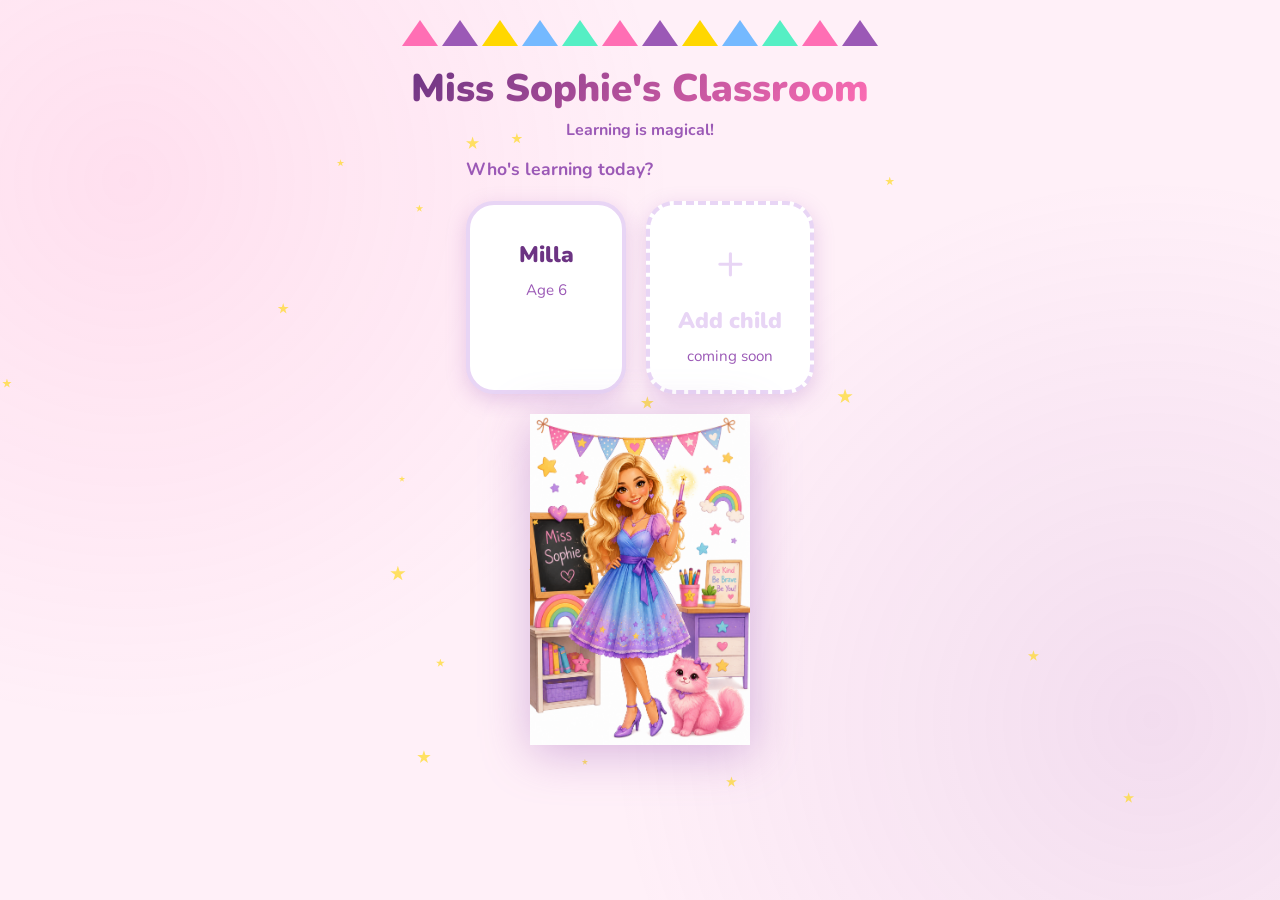
<file: index.html>
<!DOCTYPE html>
  <html lang="en">
  <head>
  <meta charset="UTF-8">
  <meta name="viewport" content="width=device-width,initial-scale=1.0,maximum-scale=1.0">
  <meta name="apple-mobile-web-app-capable" content="yes">
  <title>Miss Sophie's Classroom</title>
  <link rel="stylesheet" href="styles.css">
  </head>
  <body>
  <div class="stars"></div>
  <div class="page" id="app">
  <div class="bunting" aria-hidden="true">
  <div class="flag" style="border-bottom:26px solid #FF6EB4"></div>
  <div class="flag" style="border-bottom:26px solid #9B59B6"></div>
  <div class="flag" style="border-bottom:26px solid #FFD700"></div>
  <div class="flag" style="border-bottom:26px solid #74B9FF"></div>
  <div class="flag" style="border-bottom:26px solid #55EFC4"></div>
  <div class="flag" style="border-bottom:26px solid #FF6EB4"></div>
  <div class="flag" style="border-bottom:26px solid #9B59B6"></div>
  <div class="flag" style="border-bottom:26px solid #FFD700"></div>
  <div class="flag" style="border-bottom:26px solid #74B9FF"></div>
  <div class="flag" style="border-bottom:26px solid #55EFC4"></div>
  <div class="flag" style="border-bottom:26px solid #FF6EB4"></div>
  <div class="flag" style="border-bottom:26px solid #9B59B6"></div>
  </div>
  <h1 class="logo-title">Miss Sophie's Classroom</h1>
  <p class="logo-sub">Learning is magical!</p>

  <div id="screen-profiles">
  <p style="font-size:1.1rem;font-weight:700;color:#9B59B6;margin-bottom:8px;">Who's learning today?</p>
  <div class="profiles">
  <div class="profile-card" onclick="selectChild('Milla',6,'')">
  <div class="profile-avatar"></div>
  <div class="profile-name">Milla</div>
  <div class="profile-age">Age 6</div>
  </div>
  <div class="profile-card add-profile" onclick="alert('More children coming soon!')">
  <div class="profile-avatar" style="font-size:3rem;">+</div>
  <div class="profile-name" style="color:inherit;">Add child</div>
  <div class="profile-age">coming soon</div>
  </div>
  </div>
  <div class="sophie-wrap mt-10">
  <img src="ms_sophie.png" alt="Miss Sophie" class="sophie-img" onerror="this.style.display='none'">
  </div>
  </div>

  <div id="screen-greeting" class="hidden">
  <div class="sophie-wrap">
  <img src="ms_sophie.png" alt="Miss Sophie" class="sophie-img" onerror="this.style.display='none'">
  <div class="sophie-bubble" id="greeting-bubble">Hi! Just a moment...</div>
  </div>
  <div id="child-stars-display" style="font-size:1.1rem;font-weight:800;color:#9B59B6;margin:8px 0;"></div>
  </div>

  <div id="screen-subjects" class="hidden">
  <div class="sophie-wrap">
  <img src="ms_sophie.png" alt="Miss Sophie" class="sophie-img" style="width:min(160px,38vw)" onerror="this.style.display='none'">
  <div class="sophie-bubble" id="subject-bubble">What would you like to learn?</div>
  </div>
  <div class="score-bar" id="stars-bar">
  <span class="star-icon"></span>
  <span id="stars-count">0</span> stars
  </div>
  <div class="subject-grid">
  <a href="maths.html" class="subject-btn">
  <span class="icon"></span>
  <span class="label">Maths</span>
  </a>
  <a href="handwriting.html" class="subject-btn">
  <span class="icon"></span>
  <span class="label">Handwriting</span>
  </a>
  <a href="reading.html" class="subject-btn">
  <span class="icon"></span>
  <span class="label">Reading & Phonics</span>
  </a>
  <a href="spelling.html" class="subject-btn">
  <span class="icon"></span>
  <span class="label">Spelling</span>
  </a>
  </div>
  <button class="big-btn alt mt-10" onclick="switchChild()" style="max-width:220px;padding:14px 20px;font-size:1rem;">Switch child</button>
  </div>
  </div>

  <div class="sparkle-cat" id="sparkle" onclick="sparkleClick()" title="Sparkle the cat!"></div>

  <script src="sophie.js"></script>
  <script>
  let currentChild='';
  let currentAge=6;

  function selectChild(name,age,emoji){
      currentChild=name;currentAge=age;
  setCurrentChild(name,age);
  Sophie.subject='general';
  document.getElementById('screen-profiles').classList.add('hidden');
  document.getElementById('screen-greeting').classList.remove('hidden');
  const data=Progress.getChild(name);
  document.getElementById('child-stars-display').textContent='Stars: '+data.stars+' | Level: '+data.level;
  const greeting=`Hi ${name}! Welcome to your classroom! I am so happy to see you today! What would you like to learn?`;
  document.getElementById('greeting-bubble').textContent=greeting;
  Voice.speak(greeting,()=>{
        setTimeout(()=>{
          document.getElementById('screen-greeting').classList.add('hidden');
          document.getElementById('screen-subjects').classList.remove('hidden');
      document.getElementById('stars-count').textContent=data.stars;
  },800);
});
}

function switchChild(){
    document.getElementById('screen-subjects').classList.add('hidden');
  document.getElementById('screen-profiles').classList.remove('hidden');
}

function sparkleClick(){
    const msgs=['Meow! I am Sparkle!','Purr purr! Keep learning!','Meow! Miss Sophie loves you!'];
  const msg=msgs[Math.floor(Math.random()*msgs.length)];
  Voice.speak(msg);
  const cat=document.getElementById('sparkle');
  cat.style.transform='scale(1.5)';
  setTimeout(()=>cat.style.transform='',500);
    }

initStars(20);
</script>
  </body>
  </html>
</file>
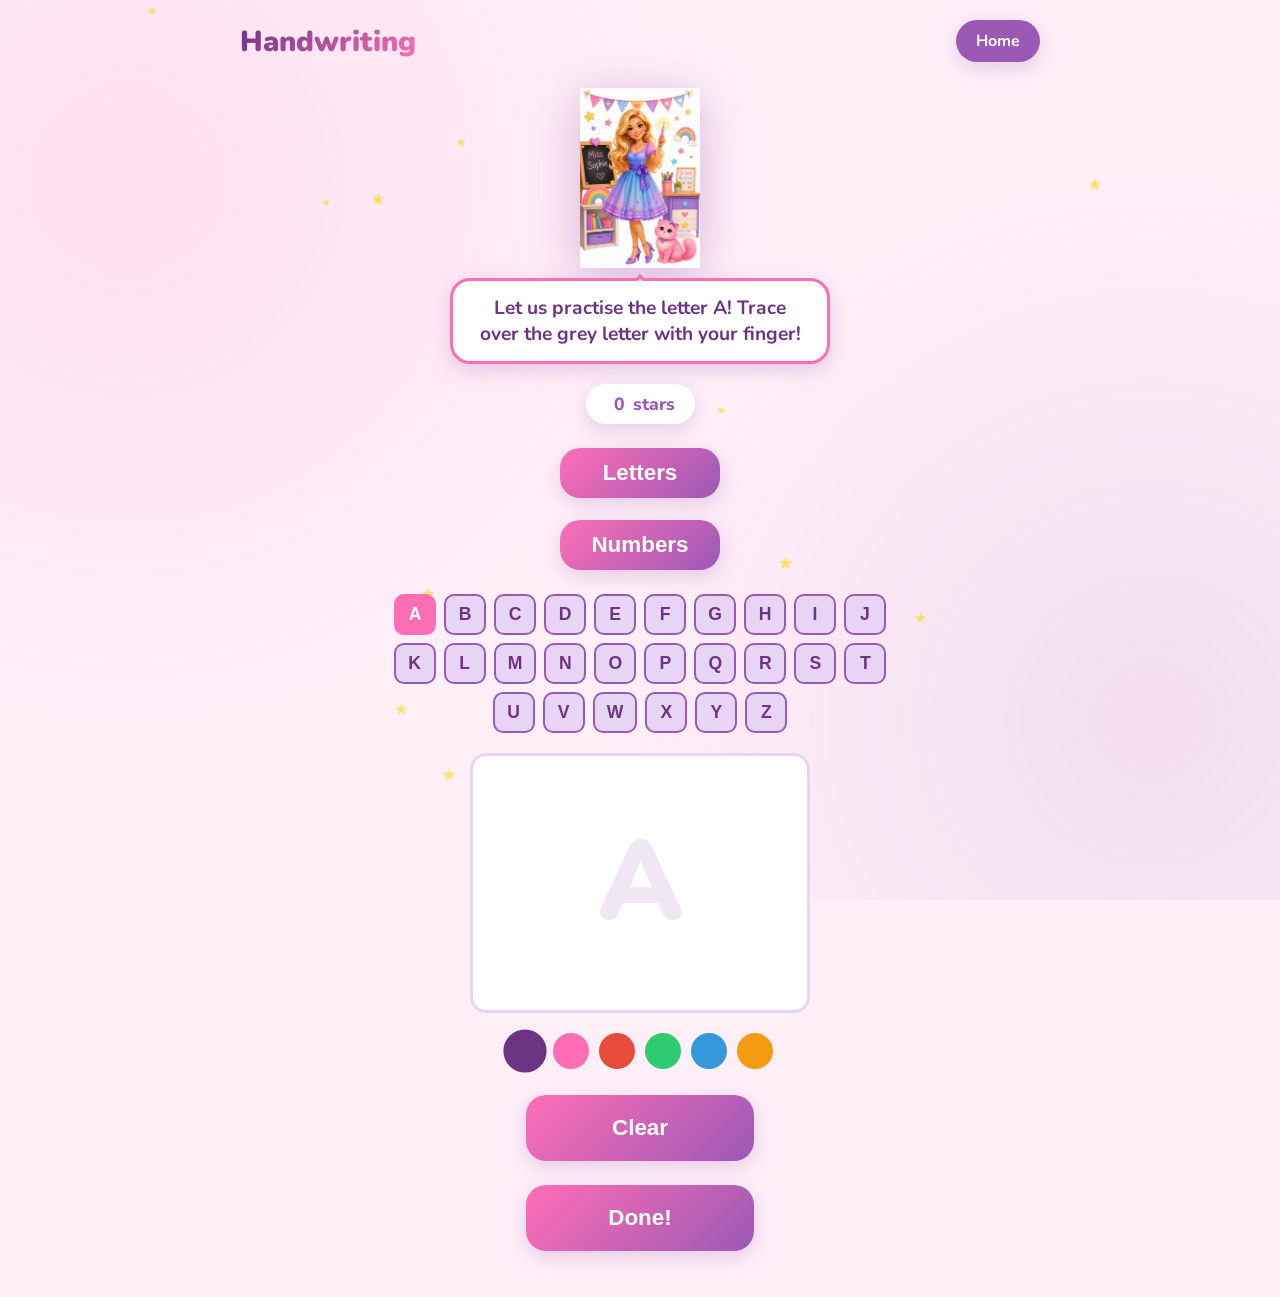
<file: handwriting.html>
<!DOCTYPE html>
  <html lang="en">
  <head>
  <meta charset="UTF-8">
  <meta name="viewport" content="width=device-width,initial-scale=1.0,maximum-scale=1.0">
  <title>Handwriting - Miss Sophie's Classroom</title>
  <link rel="stylesheet" href="styles.css">
  <style>
  .letter-nav{display:flex;gap:8px;flex-wrap:wrap;justify-content:center;margin:10px 0;max-width:500px}
.letter-nav button{background:var(--purple-light);border:2px solid var(--purple);border-radius:10px;padding:8px 12px;font-size:1.1rem;font-weight:800;color:var(--purple-dark);cursor:pointer;transition:all .15s;min-width:42px}
.letter-nav button:hover,.letter-nav button.active{background:var(--pink);border-color:var(--pink);color:white}
.letter-nav button.done{background:#ABEBC6;border-color:#27AE60;color:#1E8449}
.canvas-container{position:relative;width:min(340px,90vw);height:min(260px,50vw);margin:10px auto}
#drawCanvas{width:100%;height:100%;border-radius:16px;border:3px solid var(--purple-light)}
.guide-letter{position:absolute;top:50%;left:50%;transform:translate(-50%,-50%);font-size:clamp(5rem,18vw,7rem);font-weight:900;color:rgba(155,89,182,0.15);pointer-events:none;user-select:none;line-height:1}
</style>
  </head>
  <body>
  <div class="stars"></div>
  <div class="page">
  <div class="topbar">
  <h1>Handwriting</h1>
  <a href="index.html" class="home-btn">Home</a>
  </div>
  <div class="sophie-wrap">
  <img src="ms_sophie.png" alt="Miss Sophie" class="sophie-img" style="width:min(120px,28vw)" onerror="this.style.display='none'">
  <div class="sophie-bubble" id="sophie-msg">Let us practise writing!</div>
</div>
<div class="score-bar">
<span class="star-icon"></span>
<span id="stars-count">0</span> stars
  </div>
  <div style="display:flex;gap:10px;justify-content:center;margin:8px 0;flex-wrap:wrap">
  <button onclick="setMode('letters')" id="btn-letters" class="big-btn" style="max-width:160px;padding:12px">Letters</button>
  <button onclick="setMode('numbers')" id="btn-numbers" class="big-btn alt" style="max-width:160px;padding:12px">Numbers</button>
</div>
<div class="letter-nav" id="letter-nav"></div>
  <div class="canvas-container">
  <canvas id="drawCanvas" width="340" height="260"></canvas>
  <div class="guide-letter" id="guide-letter">A</div>
</div>
  <div class="tool-row">
  <div class="color-swatch active" style="background:#6C3483" onclick="setColor('#6C3483',this)"></div>
<div class="color-swatch" style="background:#FF6EB4" onclick="setColor('#FF6EB4',this)"></div>
  <div class="color-swatch" style="background:#E74C3C" onclick="setColor('#E74C3C',this)"></div>
  <div class="color-swatch" style="background:#2ECC71" onclick="setColor('#2ECC71',this)"></div>
  <div class="color-swatch" style="background:#3498DB" onclick="setColor('#3498DB',this)"></div>
  <div class="color-swatch" style="background:#F39C12" onclick="setColor('#F39C12',this)"></div>
  </div>
  <div class="gap-row mt-10">
  <button class="big-btn green" onclick="clearCanvas()">Clear</button>
  <button class="big-btn" onclick="doneLetter()">Done!</button>
</div>
  </div>
  <div class="sparkle-cat" onclick="Voice.speak('Purr! Your writing is beautiful!')"></div>
<script src="sophie.js"></script>
<script>
  const child=getCurrentChild();
updateScoreDisplay();
Sophie.subject='handwriting';
const canvas=document.getElementById('drawCanvas');
const ctx=canvas.getContext('2d');
let drawing=false;let color='#6C3483';let lineWidth=6;
let mode='letters';
let currentItem='A';
const letters='ABCDEFGHIJKLMNOPQRSTUVWXYZ'.split('');
const numbers=['1','2','3','4','5','6','7','8','9','10'];
const done=new Set();

ctx.lineCap='round';ctx.lineJoin='round';

function getPos(e){
  const r=canvas.getBoundingClientRect();
  const scaleX=canvas.width/r.width;
  const scaleY=canvas.height/r.height;
  if(e.touches){return{x:(e.touches[0].clientX-r.left)*scaleX,y:(e.touches[0].clientY-r.top)*scaleY};}
  return{x:(e.clientX-r.left)*scaleX,y:(e.clientY-r.top)*scaleY};
}
canvas.addEventListener('mousedown',e=>{drawing=true;const p=getPos(e);ctx.beginPath();ctx.moveTo(p.x,p.y);});
canvas.addEventListener('mousemove',e=>{if(!drawing)return;const p=getPos(e);ctx.strokeStyle=color;ctx.lineWidth=lineWidth;ctx.lineTo(p.x,p.y);ctx.stroke();});
canvas.addEventListener('mouseup',()=>drawing=false);
canvas.addEventListener('touchstart',e=>{e.preventDefault();drawing=true;const p=getPos(e);ctx.beginPath();ctx.moveTo(p.x,p.y);},{passive:false});
canvas.addEventListener('touchmove',e=>{e.preventDefault();if(!drawing)return;const p=getPos(e);ctx.strokeStyle=color;ctx.lineWidth=lineWidth;ctx.lineTo(p.x,p.y);ctx.stroke();},{passive:false});
canvas.addEventListener('touchend',()=>drawing=false);

function clearCanvas(){ctx.clearRect(0,0,canvas.width,canvas.height);}
function setColor(c,el){color=c;document.querySelectorAll('.color-swatch').forEach(s=>s.classList.remove('active'));el.classList.add('active');}

function setMode(m){
  mode=m;
  document.getElementById('btn-letters').classList.toggle('active',m==='letters');
  document.getElementById('btn-numbers').classList.toggle('active',m==='numbers');
  buildNav();
  selectItem(m==='letters'?letters[0]:numbers[0]);
}

function buildNav(){
  const nav=document.getElementById('letter-nav');
  nav.innerHTML='';
  const items=mode==='letters'?letters:numbers;
  items.forEach(l=>{
    const btn=document.createElement('button');
    btn.textContent=l;
    if(done.has(l))btn.classList.add('done');
    if(l===currentItem)btn.classList.add('active');
    btn.onclick=()=>selectItem(l);
    nav.appendChild(btn);
  });
}

function selectItem(item){
  currentItem=item;
  document.getElementById('guide-letter').textContent=item;
  clearCanvas();
  buildNav();
  const msg=`Let us practise the letter ${item}! Trace over the grey letter with your finger!`;
  document.getElementById('sophie-msg').textContent=msg;
  Voice.speak(msg);
}

function doneLetter(){
  done.add(currentItem);
  Progress.addStars(child,1);
  updateScoreDisplay();
  Progress.addSubjectProgress(child,'handwriting',1);
  const praise=Sophie.praise(child);
  document.getElementById('sophie-msg').textContent=praise;
  Voice.speak(praise);
  buildNav();
  const items=mode==='letters'?letters:numbers;
  const idx=items.indexOf(currentItem);
  if(idx<items.length-1){setTimeout(()=>selectItem(items[idx+1]),1500);}
  else{
      launchConfetti();
    const msg=`Amazing ${child}! You practised all the ${mode}! You are a superstar writer!`;
      setTimeout(()=>{document.getElementById('sophie-msg').textContent=msg;Voice.speak(msg);},1500);
}
}

initStars(15);
setMode('letters');
</script>
</body>
</html>
</file>
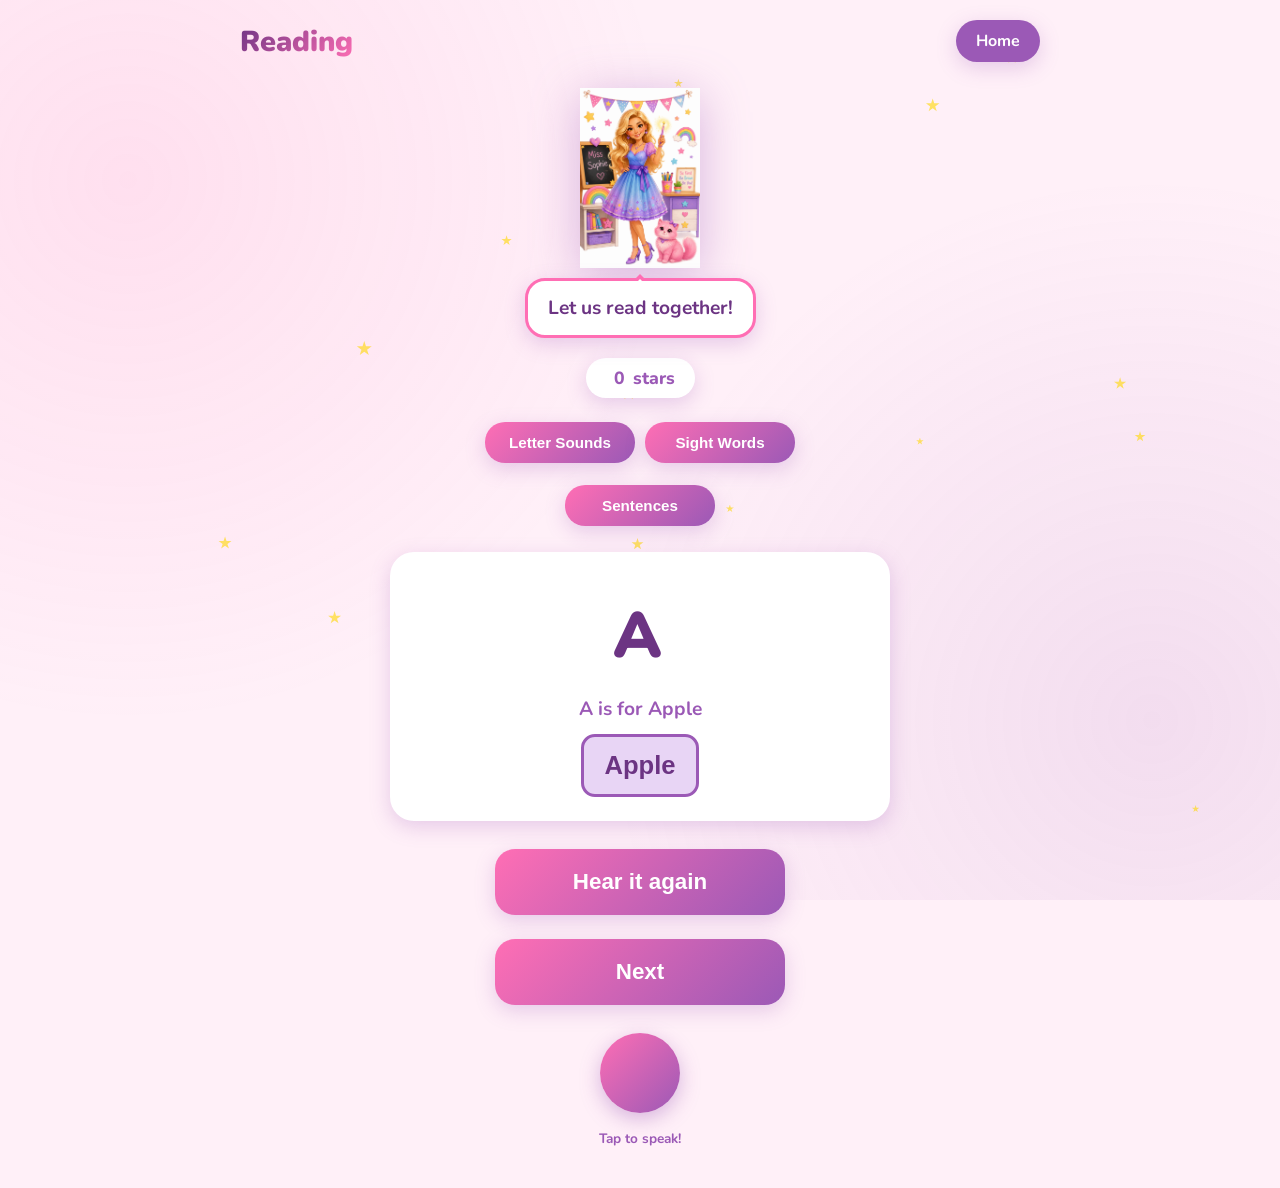
<file: reading.html>
<!DOCTYPE html>
<html lang="en">
<head>
<meta charset="UTF-8">
<meta name="viewport" content="width=device-width,initial-scale=1.0,maximum-scale=1.0">
<title>Reading - Miss Sophie's Classroom</title>
<link rel="stylesheet" href="styles.css">
</head>
<body>
<div class="stars"></div>
<div class="page">
<div class="topbar"><h1>Reading</h1><a href="index.html" class="home-btn">Home</a></div>
<div class="sophie-wrap">
<img src="ms_sophie.png" alt="Miss Sophie" class="sophie-img" style="width:min(120px,28vw)" onerror="this.style.display='none'">
<div class="sophie-bubble" id="sophie-msg">Let us read together!</div>
</div>
<div class="score-bar"><span class="star-icon"></span><span id="stars-count">0</span> stars</div>
<div style="display:flex;gap:10px;justify-content:center;margin:8px 0;flex-wrap:wrap">
<button onclick="setMode('phonics')" class="big-btn" style="max-width:150px;padding:12px;font-size:.95rem">Letter Sounds</button>
<button onclick="setMode('sightwords')" class="big-btn alt" style="max-width:150px;padding:12px;font-size:.95rem">Sight Words</button>
<button onclick="setMode('sentences')" class="big-btn green" style="max-width:150px;padding:12px;font-size:.95rem">Sentences</button>
</div>
<div class="card">
<div id="word-display" class="word-display">A</div>
<div id="word-hint" style="font-size:1.2rem;color:#9B59B6;font-weight:700;margin-bottom:12px"></div>
<div id="phoneme-row" class="phoneme-row"></div>
</div>
<div class="gap-row mt-10">
<button class="big-btn" onclick="speakCurrent()">Hear it again</button>
<button class="big-btn green" onclick="nextItem()">Next</button>
</div>
<div class="gap-row mt-10">
<button class="mic-btn" id="mic-btn" onclick="startListening()"></button>
</div>
<div class="mic-label" id="mic-label">Tap to speak!</div>
</div>
<div class="sparkle-cat" onclick="Voice.speak('Purr! You are a great reader!')"></div>
<script src="sophie.js"></script>
<script>
const child=getCurrentChild();updateScoreDisplay();Sophie.subject='reading and phonics';
const phonicsData=[
{letter:'A',sound:'ah',word:'Apple',hint:'A is for Apple'},
{letter:'B',sound:'buh',word:'Ball',hint:'B is for Ball'},
{letter:'C',sound:'kuh',word:'Cat',hint:'C is for Cat'},
{letter:'D',sound:'duh',word:'Dog',hint:'D is for Dog'},
{letter:'E',sound:'eh',word:'Egg',hint:'E is for Egg'},
{letter:'F',sound:'fuh',word:'Fish',hint:'F is for Fish'},
{letter:'G',sound:'guh',word:'Goat',hint:'G is for Goat'},
{letter:'H',sound:'huh',word:'Hat',hint:'H is for Hat'},
{letter:'I',sound:'ih',word:'Igloo',hint:'I is for Igloo'},
{letter:'J',sound:'juh',word:'Jam',hint:'J is for Jam'},
{letter:'K',sound:'kuh',word:'Kite',hint:'K is for Kite'},
{letter:'L',sound:'luh',word:'Lion',hint:'L is for Lion'},
{letter:'M',sound:'muh',word:'Monkey',hint:'M is for Monkey'},
{letter:'N',sound:'nuh',word:'Nest',hint:'N is for Nest'},
{letter:'O',sound:'oh',word:'Orange',hint:'O is for Orange'},
{letter:'P',sound:'puh',word:'Pig',hint:'P is for Pig'},
{letter:'Q',sound:'kwuh',word:'Queen',hint:'Q is for Queen'},
{letter:'R',sound:'ruh',word:'Rainbow',hint:'R is for Rainbow'},
{letter:'S',sound:'suh',word:'Sun',hint:'S is for Sun'},
{letter:'T',sound:'tuh',word:'Tree',hint:'T is for Tree'},
{letter:'U',sound:'uh',word:'Umbrella',hint:'U is for Umbrella'},
{letter:'V',sound:'vuh',word:'Van',hint:'V is for Van'},
{letter:'W',sound:'wuh',word:'Water',hint:'W is for Water'},
{letter:'X',sound:'ks',word:'X-ray',hint:'X makes the ks sound'},
{letter:'Y',sound:'yuh',word:'Yellow',hint:'Y is for Yellow'},
{letter:'Z',sound:'zuh',word:'Zebra',hint:'Z is for Zebra'},
];
const sightWords=['the','and','a','to','is','in','it','of','you','he','she','we','on','at','be','do','go','me','my','no','so','up','us','an','as','if','or','by','was','are','all','one','can','had','her','his','not','but','out','who','get','put','too','see','two','how','did','let','big','run','fun','sun','hat','cat','mat','bat','dog','log','fog','red','bed'];
const sentences=['The cat sat on the mat.','I can see a big red ball.','The dog ran to the tree.','She has a hat and a bag.','We can go to the park.','He fed the little duck.','The sun is hot today.','I like to hop and run.'];
let mode='phonics';let currentIndex=0;let items=[];
function setMode(m){mode=m;currentIndex=0;if(m==='phonics')items=phonicsData;else if(m==='sightwords')items=[...sightWords];else items=[...sentences];loadItem();}
function loadItem(){
  const item=items[currentIndex];
  const wd=document.getElementById('word-display');
  wd.style.fontSize='';
  if(mode==='phonics'){
    wd.textContent=item.letter;
    document.getElementById('word-hint').textContent=item.hint;
    const row=document.getElementById('phoneme-row');row.innerHTML='';
    const btn=document.createElement('button');btn.className='phoneme-btn';btn.textContent=item.word;btn.onclick=()=>Voice.speak(item.word);row.appendChild(btn);
    Voice.speak('The letter '+item.letter+' makes the '+item.sound+' sound. '+item.hint+'.');
  } else if(mode==='sightwords'){
    wd.textContent=item;document.getElementById('word-hint').textContent='Can you read this word?';document.getElementById('phoneme-row').innerHTML='';
    Voice.speak('The word is: '+item);
  } else {
    wd.style.fontSize='clamp(1.1rem,3.5vw,1.6rem)';wd.textContent=item;document.getElementById('word-hint').textContent='Can you read this sentence?';document.getElementById('phoneme-row').innerHTML='';
    Voice.speak(item);
  }
}
function speakCurrent(){const item=items[currentIndex];if(mode==='phonics')Voice.speak('The letter '+item.letter+' makes the '+item.sound+' sound. '+item.hint+'.');else Voice.speak(typeof item==='string'?item:item.word);}
function nextItem(){Progress.addStars(child,1);updateScoreDisplay();Progress.addSubjectProgress(child,'reading',1);currentIndex=(currentIndex+1)%items.length;if(currentIndex===0)launchConfetti();loadItem();}
function startListening(){
  const btn=document.getElementById('mic-btn');btn.classList.add('listening');document.getElementById('mic-label').textContent='Listening...';
  Listen.start((t)=>{document.getElementById('sophie-msg').textContent='I heard: '+t;Voice.speak('I heard you say: '+t+'. Great reading '+child+'!');Progress.addStars(child,1);updateScoreDisplay();}
  ,()=>{btn.classList.remove('listening');document.getElementById('mic-label').textContent='Tap to speak!';});
}
initStars(15);setMode('phonics');
</script>
</body>
</html>
</file>
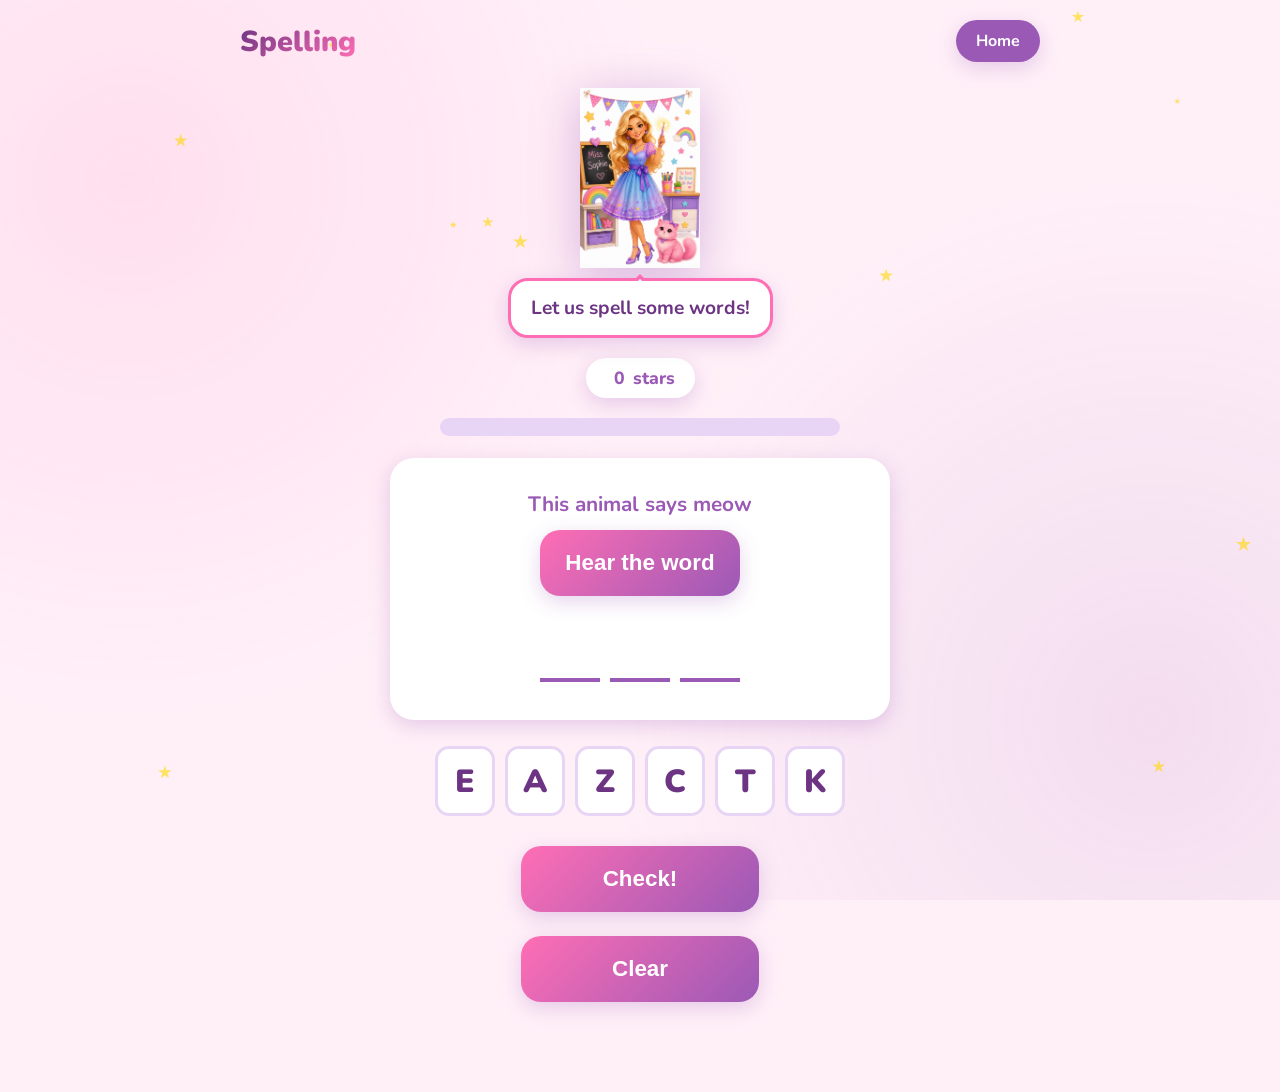
<file: spelling.html>
<!DOCTYPE html>
  <html lang="en">
  <head>
  <meta charset="UTF-8">
  <meta name="viewport" content="width=device-width,initial-scale=1.0,maximum-scale=1.0">
  <title>Spelling - Miss Sophie's Classroom</title>
  <link rel="stylesheet" href="styles.css">
  </head>
  <body>
  <div class="stars"></div>
  <div class="page">
  <div class="topbar">
  <h1>Spelling</h1>
  <a href="index.html" class="home-btn">Home</a>
  </div>
  <div class="sophie-wrap">
  <img src="ms_sophie.png" alt="Miss Sophie" class="sophie-img" style="width:min(120px,28vw)" onerror="this.style.display='none'">
  <div class="sophie-bubble" id="sophie-msg">Let us spell some words!</div>
  </div>
  <div class="score-bar">
  <span class="star-icon"></span>
  <span id="stars-count">0</span> stars
  </div>
  <div class="progress-bar-wrap">
  <div class="progress-bar-fill" id="progress-fill" style="width:0%"></div>
  </div>
  <div class="card">
  <div id="word-emoji" style="font-size:3rem;margin-bottom:8px"></div>
  <div id="word-hint" style="font-size:1.3rem;font-weight:700;color:#9B59B6;margin-bottom:12px">Tap to hear the word</div>
<button class="big-btn" onclick="hearWord()" style="max-width:200px;margin:0 auto 16px">Hear the word</button>
<div class="answer-slots" id="answer-slots"></div>
</div>
<div class="letter-tiles" id="letter-tiles"></div>
  <div class="gap-row mt-10">
  <button class="big-btn green" onclick="checkSpelling()">Check!</button>
  <button class="big-btn yellow" onclick="clearAnswer()">Clear</button>
  </div>
  <div id="result-msg" style="font-size:1.3rem;font-weight:800;text-align:center;margin-top:12px;min-height:32px"></div>
  </div>
  <div class="sparkle-cat" onclick="Voice.speak('Meow! You are a great speller!')"></div>
  <script src="sophie.js"></script>
  <script>
  const child=getCurrentChild();
updateScoreDisplay();
Sophie.subject='spelling';

const wordList=[
{word:'cat',emoji:'',hint:'This animal says meow'},
  {word:'dog',emoji:'',hint:'This animal says woof'},
  {word:'sun',emoji:'',hint:'It shines in the sky'},
  {word:'hat',emoji:'',hint:'You wear it on your head'},
{word:'red',emoji:'',hint:'The colour of a fire truck'},
{word:'big',emoji:'',hint:'The opposite of small'},
  {word:'run',emoji:'',hint:'Moving very fast on your feet'},
{word:'hop',emoji:'',hint:'What a bunny does'},
  {word:'sit',emoji:''},
  {word:'bat',emoji:'',hint:'You use it to hit a ball'},
{word:'mat',emoji:'',hint:'You wipe your feet on it'},
{word:'bed',emoji:'',hint:'You sleep in it'},
  {word:'cup',emoji:'',hint:'You drink from it'},
{word:'bus',emoji:'',hint:'A big vehicle you ride in'},
{word:'fun',emoji:'',hint:'The opposite of boring'},
  {word:'mud',emoji:'',hint:'Wet, dirty earth'},
  {word:'log',emoji:'',hint:'A piece of cut tree'},
{word:'fog',emoji:'',hint:'Thick mist in the air'},
{word:'bee',emoji:'',hint:'It makes honey and can sting'},
{word:'tree',emoji:'',hint:'It has leaves and branches'},
];

let currentWord=null;
let currentIdx=0;
let userLetters=[];

function shuffle(arr){return [...arr].sort(()=>Math.random()-.5);}

function loadWord(){
    if(currentIdx>=wordList.length){
    launchConfetti();
    const msg=`Fantastic ${child}! You spelled all the words! You are an amazing speller!`;
    document.getElementById('sophie-msg').textContent=msg;
    Voice.speak(msg);
    document.getElementById('progress-fill').style.width='100%';
    return;
}
  currentWord=wordList[currentIdx];
  userLetters=new Array(currentWord.word.length).fill('');
  document.getElementById('progress-fill').style.width=((currentIdx/wordList.length)*100)+'%';
  document.getElementById('word-emoji').textContent=currentWord.emoji||'';
  document.getElementById('word-hint').textContent=currentWord.hint||'Spell the word!';
  document.getElementById('result-msg').textContent='';
      renderSlots();
  renderTiles();
  hearWord();
  }

function hearWord(){
    Voice.speak(`Can you spell the word: ${currentWord.word}? ${currentWord.word}.`);
}

function renderSlots(){
    const slots=document.getElementById('answer-slots');
  slots.innerHTML='';
      for(let i=0;i<currentWord.word.length;i++){
    const div=document.createElement('div');
    div.className='answer-slot';
    div.id='slot-'+i;
    div.textContent=userLetters[i]||'';
          slots.appendChild(div);
      }
}

function renderTiles(){
    const tiles=document.getElementById('letter-tiles');
  tiles.innerHTML='';
      const letters=shuffle(currentWord.word.toUpperCase().split('').concat(shuffle('ABCDEFGHIJKLMNOPQRSTUVWXYZ'.split(''))).slice(0,currentWord.word.length+3));
  const used=shuffle(letters);
  used.forEach(l=>{
    const div=document.createElement('div');
    div.className='letter-tile';
    div.textContent=l;
    div.onclick=()=>placeLetter(l,div);
    tiles.appendChild(div);
});
}

function placeLetter(letter,el){
  const emptyIdx=userLetters.findIndex(l=>l==='');
  if(emptyIdx===-1)return;
  userLetters[emptyIdx]=letter.toLowerCase();
  el.classList.add('placed');
  el.onclick=null;
  renderSlots();
}

function clearAnswer(){
  userLetters=new Array(currentWord.word.length).fill('');
  renderSlots();
  document.querySelectorAll('.letter-tile').forEach(t=>{t.classList.remove('placed');t.onclick=()=>placeLetter(t.textContent,t);});
  document.getElementById('result-msg').textContent='';
}

function checkSpelling(){
  if(userLetters.some(l=>l==='')){Voice.speak(`You need ${currentWord.word.length} letters ${child}!`);return;}
  const attempt=userLetters.join('');
  if(attempt===currentWord.word){
    const praise=Sophie.praise(child);
    document.getElementById('result-msg').style.color='#27AE60';
    document.getElementById('result-msg').textContent=praise;
    document.getElementById('sophie-msg').textContent=praise;
    Voice.speak(praise);
    Progress.addStars(child,2);
    updateScoreDisplay();
    Progress.addSubjectProgress(child,'spelling',1);
    currentIdx++;
    setTimeout(()=>loadWord(),1500);
} else {
    const enc=Sophie.encourage(child);
    document.getElementById('result-msg').style.color='#E74C3C';
    document.getElementById('result-msg').textContent=enc+' The word is '+currentWord.word+'!';
    document.getElementById('sophie-msg').textContent=enc;
    Voice.speak(enc+' The word is '+currentWord.word+'! Try the next one!');
    currentIdx++;
    setTimeout(()=>loadWord(),2000);
}
}

initStars(15);
loadWord();
</script>
</body>
</html>
</file>
<file: styles.css>
/* Miss Sophie's Classroom - Shared Styles */
@import url('https://fonts.googleapis.com/css2?family=Nunito:wght@400;700;800;900&display=swap');
:root{--pink:#FF6EB4;--pink-light:#FFD6EC;--purple:#9B59B6;--purple-light:#E8D5F5;--purple-dark:#6C3483;--yellow:#FFD700;--bg:#FFF0F8;--text:#4A235A;--shadow:0 6px 20px rgba(155,89,182,0.25)}
*{box-sizing:border-box;margin:0;padding:0;-webkit-tap-highlight-color:transparent}
html,body{font-family:'Nunito',sans-serif;background:var(--bg);color:var(--text);min-height:100vh;overflow-x:hidden;touch-action:manipulation}
body::before{content:'';position:fixed;inset:0;z-index:0;background:radial-gradient(circle at 10% 20%,rgba(255,110,180,.12) 0%,transparent 40%),radial-gradient(circle at 90% 80%,rgba(155,89,182,.12) 0%,transparent 40%);pointer-events:none}
.stars{position:fixed;inset:0;z-index:0;pointer-events:none;overflow:hidden}
.star{position:absolute;width:8px;height:8px;background:var(--yellow);clip-path:polygon(50% 0%,61% 35%,98% 35%,68% 57%,79% 91%,50% 70%,21% 91%,32% 57%,2% 35%,39% 35%);animation:twinkle 3s infinite ease-in-out;opacity:.6}
@keyframes twinkle{0%,100%{opacity:.6;transform:scale(1)}50%{opacity:1;transform:scale(1.3)}}
.page{position:relative;z-index:1;min-height:100vh;display:flex;flex-direction:column;align-items:center;padding:20px 16px 40px}
.topbar{width:100%;max-width:800px;display:flex;align-items:center;justify-content:space-between;margin-bottom:16px}
.topbar h1{font-size:clamp(1.3rem,4vw,1.8rem);font-weight:900;background:linear-gradient(135deg,var(--purple-dark),var(--pink));-webkit-background-clip:text;-webkit-text-fill-color:transparent}
.home-btn{background:var(--purple);color:white;border:none;border-radius:50px;padding:10px 20px;font-size:1rem;font-weight:700;cursor:pointer;box-shadow:var(--shadow);text-decoration:none;display:inline-block;transition:transform .15s}
.home-btn:hover{background:var(--purple-dark);transform:scale(1.05)}
.sophie-wrap{display:flex;flex-direction:column;align-items:center;margin:10px 0}
.sophie-img{width:min(220px,50vw);filter:drop-shadow(0 8px 24px rgba(155,89,182,.4));animation:sophieBob 3s ease-in-out infinite}
@keyframes sophieBob{0%,100%{transform:translateY(0)}50%{transform:translateY(-10px)}}
.sophie-bubble{background:white;border:3px solid var(--pink);border-radius:20px;padding:14px 20px;max-width:380px;text-align:center;font-size:clamp(1rem,3.5vw,1.2rem);font-weight:700;color:var(--purple-dark);box-shadow:var(--shadow);margin-top:10px;position:relative}
.sophie-bubble::before{content:'';position:absolute;top:-14px;left:50%;transform:translateX(-50%);border:7px solid transparent;border-bottom-color:var(--pink)}
.sophie-bubble::after{content:'';position:absolute;top:-8px;left:50%;transform:translateX(-50%);border:6px solid transparent;border-bottom-color:white}
.score-bar{display:flex;align-items:center;gap:8px;background:white;border-radius:50px;padding:8px 20px;box-shadow:var(--shadow);margin:10px 0;font-size:1.1rem;font-weight:800;color:var(--purple)}
.big-btn{display:flex;align-items:center;justify-content:center;gap:12px;width:100%;max-width:360px;background:linear-gradient(135deg,var(--pink),var(--purple));color:white;border:none;border-radius:20px;padding:20px 24px;font-size:clamp(1.1rem,4vw,1.4rem);font-weight:800;cursor:pointer;box-shadow:var(--shadow);transition:transform .15s;text-decoration:none;margin:6px 0}
.big-btn:hover,.big-btn:active{transform:scale(1.04)}
.choices{display:grid;grid-template-columns:1fr 1fr;gap:14px;width:100%;max-width:500px;margin:16px 0}
.choice-btn{background:white;border:3px solid var(--purple-light);border-radius:18px;padding:18px 10px;font-size:clamp(1.2rem,4vw,1.6rem);font-weight:800;color:var(--purple-dark);cursor:pointer;transition:all .15s;min-height:80px}
.choice-btn:hover,.choice-btn:active{border-color:var(--pink);background:var(--pink-light);transform:scale(1.04)}
.choice-btn.correct{background:#ABEBC6;border-color:#27AE60;color:#1E8449}
.choice-btn.wrong{background:#FADBD8;border-color:#E74C3C;color:#C0392B}
.mic-btn{background:linear-gradient(135deg,var(--pink),var(--purple));border:none;border-radius:50%;width:80px;height:80px;font-size:2rem;cursor:pointer;color:white;box-shadow:0 6px 20px rgba(155,89,182,.4);transition:all .2s;display:flex;align-items:center;justify-content:center;margin:12px auto}
.mic-btn.listening{animation:pulse .8s ease-in-out infinite;background:linear-gradient(135deg,#E74C3C,#C0392B)}
@keyframes pulse{0%,100%{transform:scale(1)}50%{transform:scale(1.1)}}
.card{background:white;border-radius:24px;padding:24px 20px;width:100%;max-width:500px;box-shadow:var(--shadow);text-align:center;margin:12px 0}
.card h2{font-size:clamp(1.4rem,5vw,2rem);color:var(--purple-dark);margin-bottom:8px}
.card .emoji-row{font-size:clamp(1.8rem,7vw,2.8rem);margin:10px 0;letter-spacing:4px}
.card .question{font-size:clamp(1.6rem,6vw,2.4rem);font-weight:900;color:var(--purple-dark);margin:10px 0}
#drawCanvas{border:3px solid var(--purple-light);border-radius:16px;background:white;cursor:crosshair;touch-action:none;display:block;margin:0 auto}
.letter-display{font-size:clamp(5rem,20vw,8rem);font-weight:900;color:var(--purple-light);line-height:1;position:absolute;top:50%;left:50%;transform:translate(-50%,-50%);pointer-events:none;user-select:none}
.canvas-wrap{position:relative;width:100%;max-width:380px;margin:0 auto}
.tool-row{display:flex;gap:10px;align-items:center;justify-content:center;flex-wrap:wrap;margin:10px 0}
.color-swatch{width:36px;height:36px;border-radius:50%;border:3px solid transparent;cursor:pointer;transition:transform .15s}
.color-swatch.active,.color-swatch:hover{border-color:var(--purple-dark);transform:scale(1.2)}
.profiles{display:flex;gap:20px;flex-wrap:wrap;justify-content:center;margin:20px 0}
.profile-card{display:flex;flex-direction:column;align-items:center;gap:10px;background:white;border:4px solid var(--purple-light);border-radius:28px;padding:24px 28px;cursor:pointer;transition:all .2s;box-shadow:var(--shadow);min-width:160px}
.profile-card:hover,.profile-card:active{border-color:var(--pink);transform:scale(1.06);background:var(--pink-light)}
.profile-avatar{font-size:4rem}
.profile-name{font-size:1.4rem;font-weight:900;color:var(--purple-dark)}
.profile-age{font-size:.95rem;color:var(--purple)}
.add-profile{border-style:dashed;border-color:var(--purple-light);color:var(--purple-light)}
.subject-grid{display:grid;grid-template-columns:1fr 1fr;gap:14px;width:100%;max-width:480px;margin:14px 0}
.subject-btn{display:flex;flex-direction:column;align-items:center;gap:8px;background:white;border:3px solid var(--purple-light);border-radius:22px;padding:22px 12px;cursor:pointer;transition:all .2s;text-decoration:none}
.subject-btn:hover,.subject-btn:active{border-color:var(--pink);background:var(--pink-light);transform:scale(1.05)}
.subject-btn .icon{font-size:2.4rem}
.subject-btn .label{font-size:1rem;font-weight:800;color:var(--purple-dark);text-align:center}
.letter-tiles{display:flex;gap:10px;justify-content:center;flex-wrap:wrap;margin:14px 0}
.letter-tile{width:60px;height:70px;background:white;border:3px solid var(--purple-light);border-radius:14px;font-size:2rem;font-weight:900;color:var(--purple-dark);display:flex;align-items:center;justify-content:center;cursor:pointer;transition:all .15s}
.letter-tile:hover{border-color:var(--pink);background:var(--pink-light);transform:scale(1.08)}
.letter-tile.placed{background:var(--purple-light);border-color:var(--purple)}
.answer-slots{display:flex;gap:10px;justify-content:center;margin:14px 0}
.answer-slot{width:60px;height:70px;border-bottom:4px solid var(--purple);display:flex;align-items:center;justify-content:center;font-size:2rem;font-weight:900;color:var(--purple-dark)}
.sparkle-cat{position:fixed;bottom:10px;right:10px;z-index:100;font-size:2.5rem;animation:catBounce 2s ease-in-out infinite;cursor:pointer}
@keyframes catBounce{0%,100%{transform:translateY(0) rotate(-5deg)}50%{transform:translateY(-8px) rotate(5deg)}}
.confetti-piece{position:fixed;top:-10px;z-index:200;width:10px;height:14px;border-radius:3px;animation:confettiFall linear forwards}
@keyframes confettiFall{0%{transform:translateY(0) rotate(0deg);opacity:1}100%{transform:translateY(110vh) rotate(720deg);opacity:0}}
.hidden{display:none!important}
.text-center{text-align:center}
.mt-10{margin-top:10px}
.mt-20{margin-top:20px}
.gap-row{display:flex;gap:12px;justify-content:center;flex-wrap:wrap}
.logo-title{font-size:clamp(1.6rem,6vw,2.4rem);font-weight:900;background:linear-gradient(135deg,#6C3483,#FF6EB4);-webkit-background-clip:text;-webkit-text-fill-color:transparent;text-align:center;margin:10px 0 4px}
.logo-sub{text-align:center;color:#9B59B6;font-size:clamp(.85rem,2.5vw,1rem);font-weight:700;margin-bottom:16px}
.bunting{display:flex;gap:0;justify-content:center;width:100%;max-width:700px;margin-bottom:6px;user-select:none;pointer-events:none}
.flag{width:0;height:0;border-left:18px solid transparent;border-right:18px solid transparent;margin:0 2px}
.progress-bar-wrap{width:100%;max-width:400px;height:18px;background:var(--purple-light);border-radius:50px;overflow:hidden;margin:10px 0}
.progress-bar-fill{height:100%;background:linear-gradient(90deg,var(--pink),var(--purple));border-radius:50px;transition:width .5s ease}
.mic-label{font-size:.85rem;font-weight:700;color:var(--purple);text-align:center;margin-top:4px}
.word-display{font-size:clamp(2.5rem,10vw,4rem);font-weight:900;color:var(--purple-dark);letter-spacing:6px;margin:16px 0}
.phoneme-btn{background:var(--purple-light);border:3px solid var(--purple);border-radius:14px;padding:14px 20px;font-size:clamp(1.2rem,4vw,1.6rem);font-weight:900;color:var(--purple-dark);cursor:pointer;transition:all .15s;min-width:60px;text-align:center}
.phoneme-btn:hover{background:var(--pink);border-color:var(--pink);color:white}
.celebrate{text-align:center;animation:popIn .4s ease}
@keyframes popIn{0%{transform:scale(.5);opacity:0}70%{transform:scale(1.1)}100%{transform:scale(1);opacity:1}}
</file>
